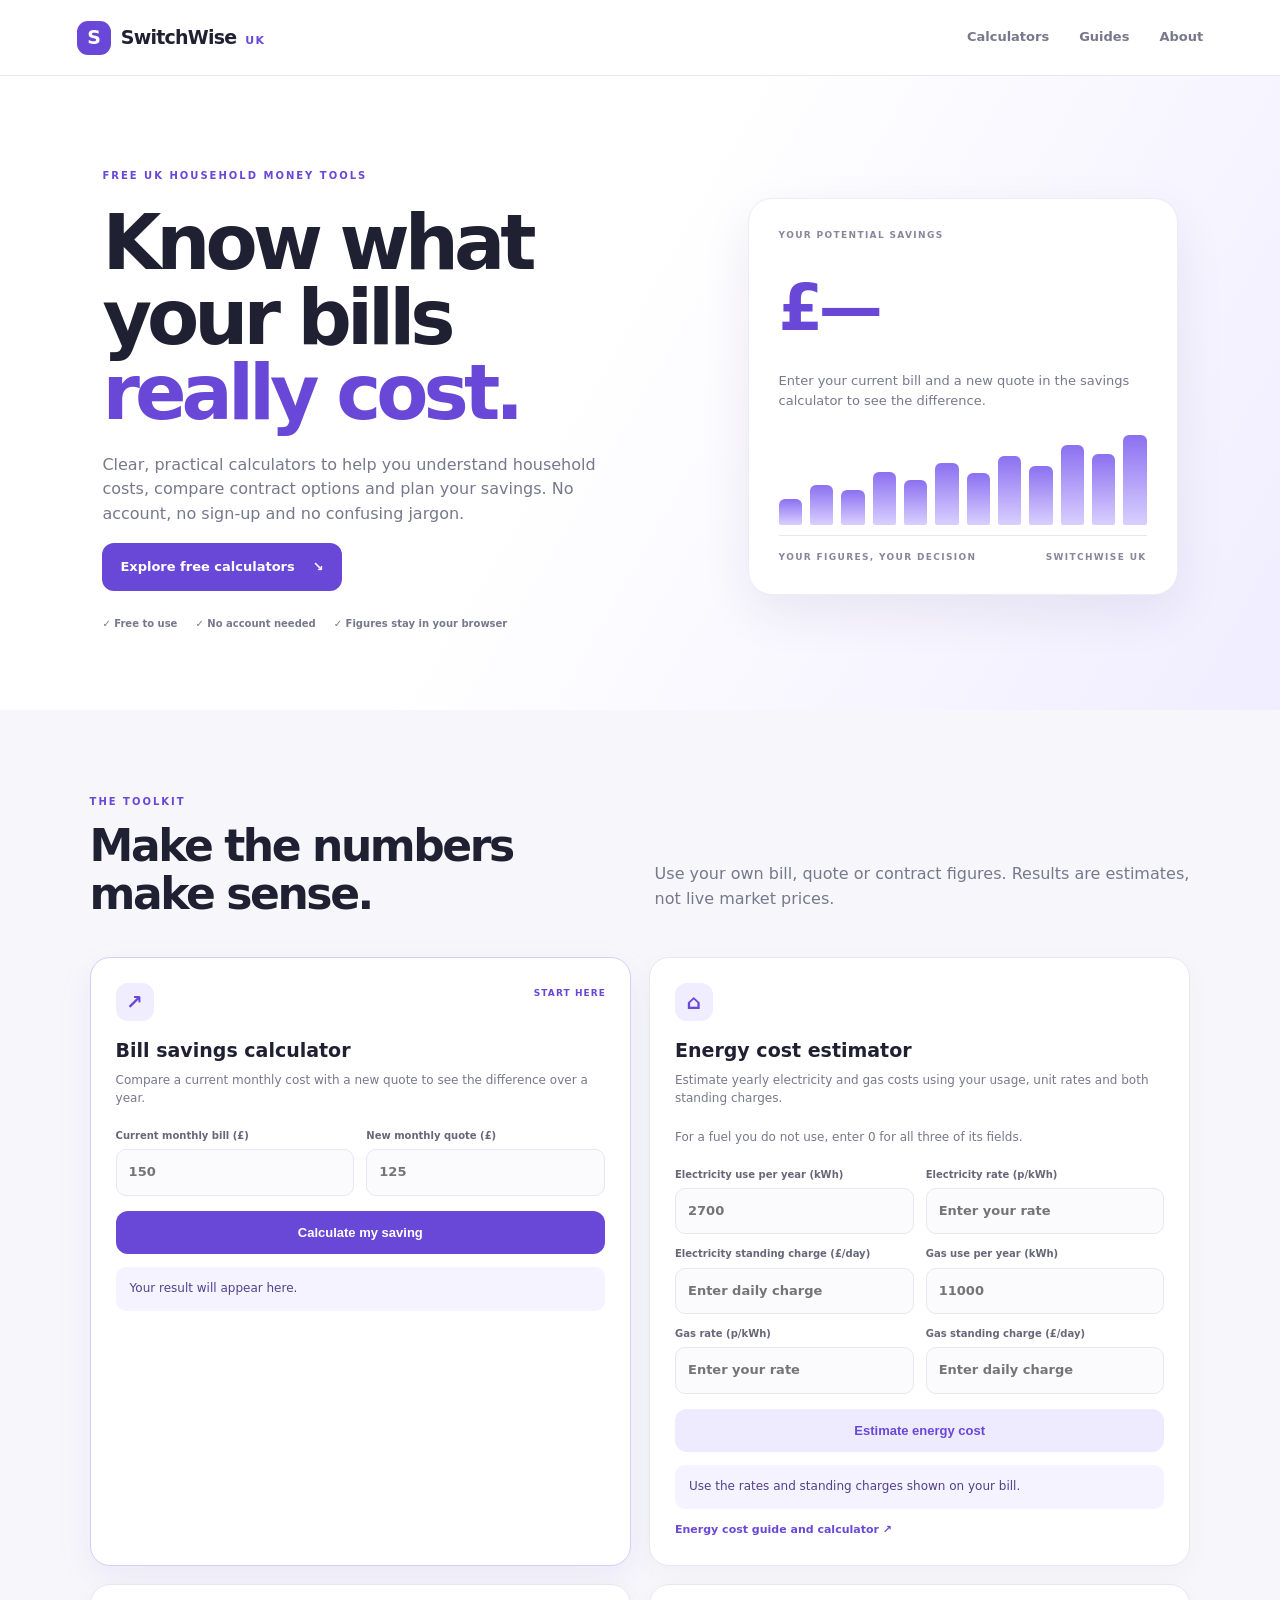
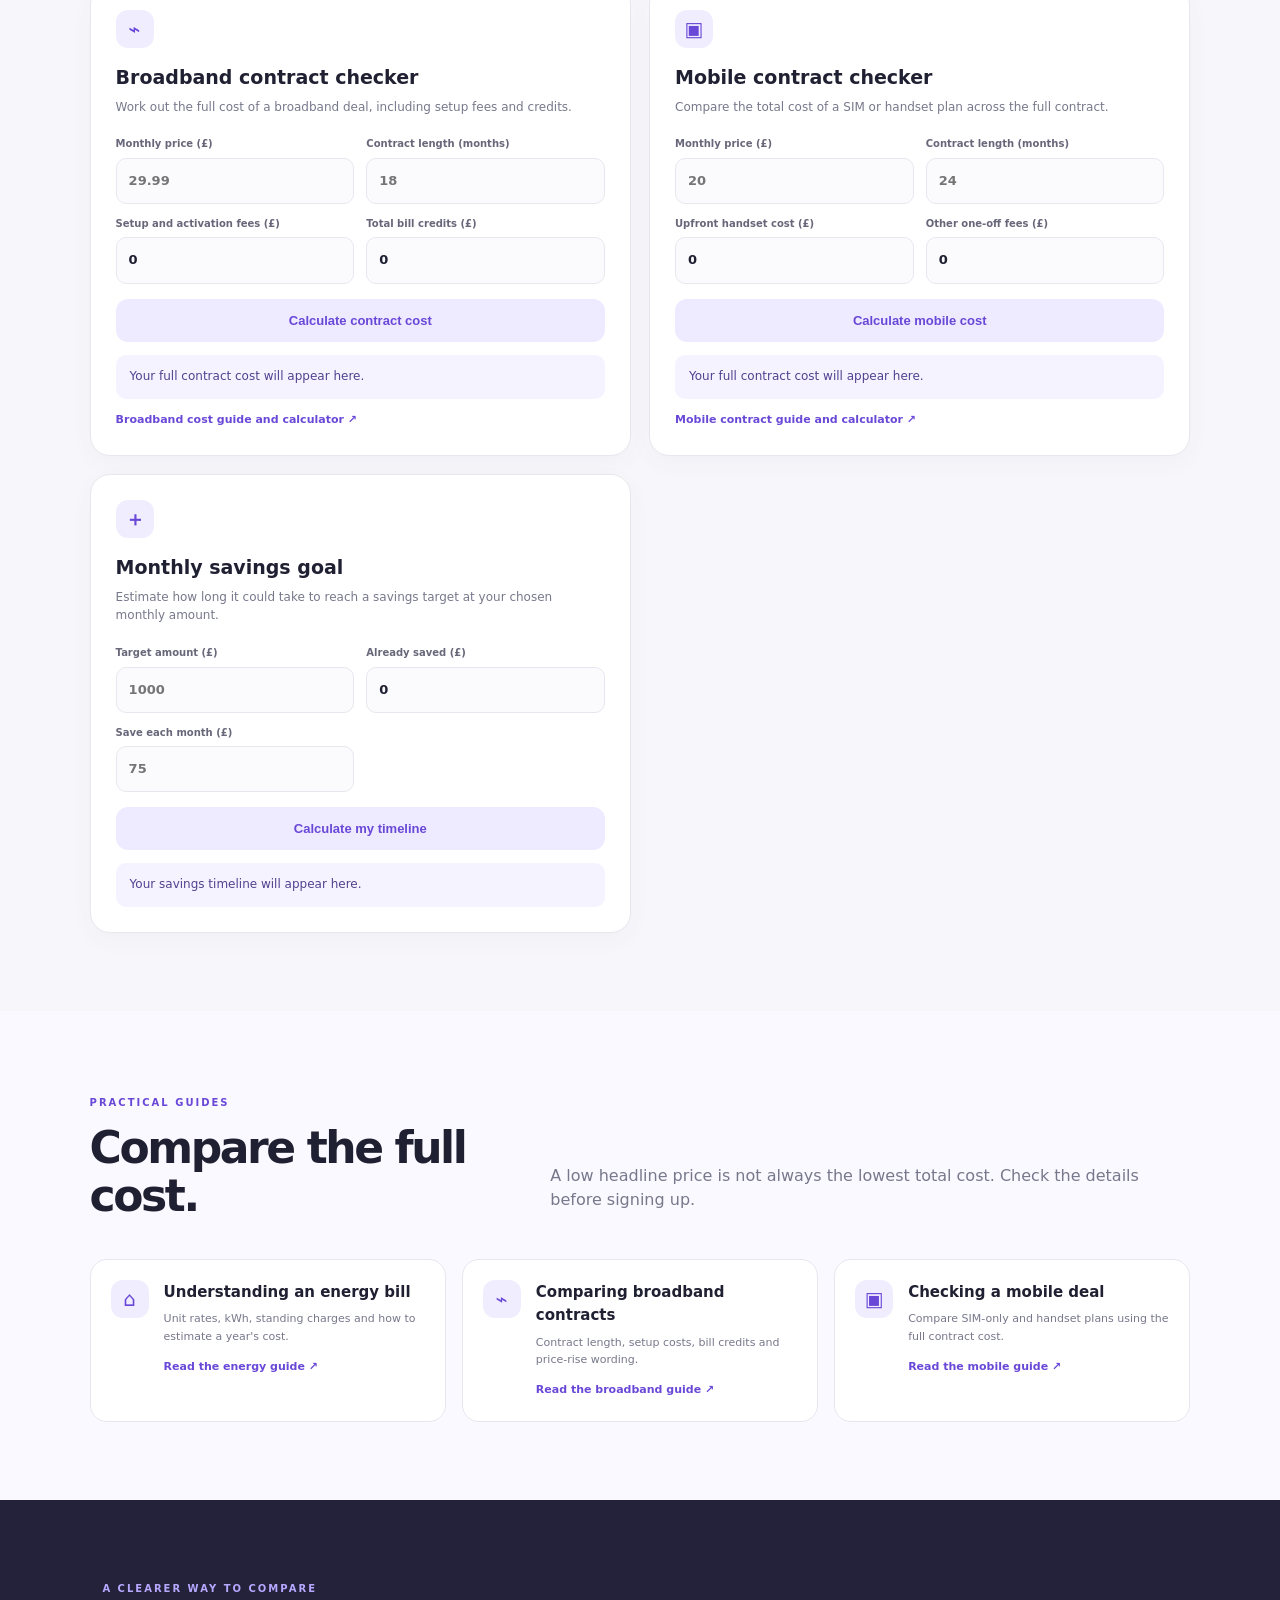
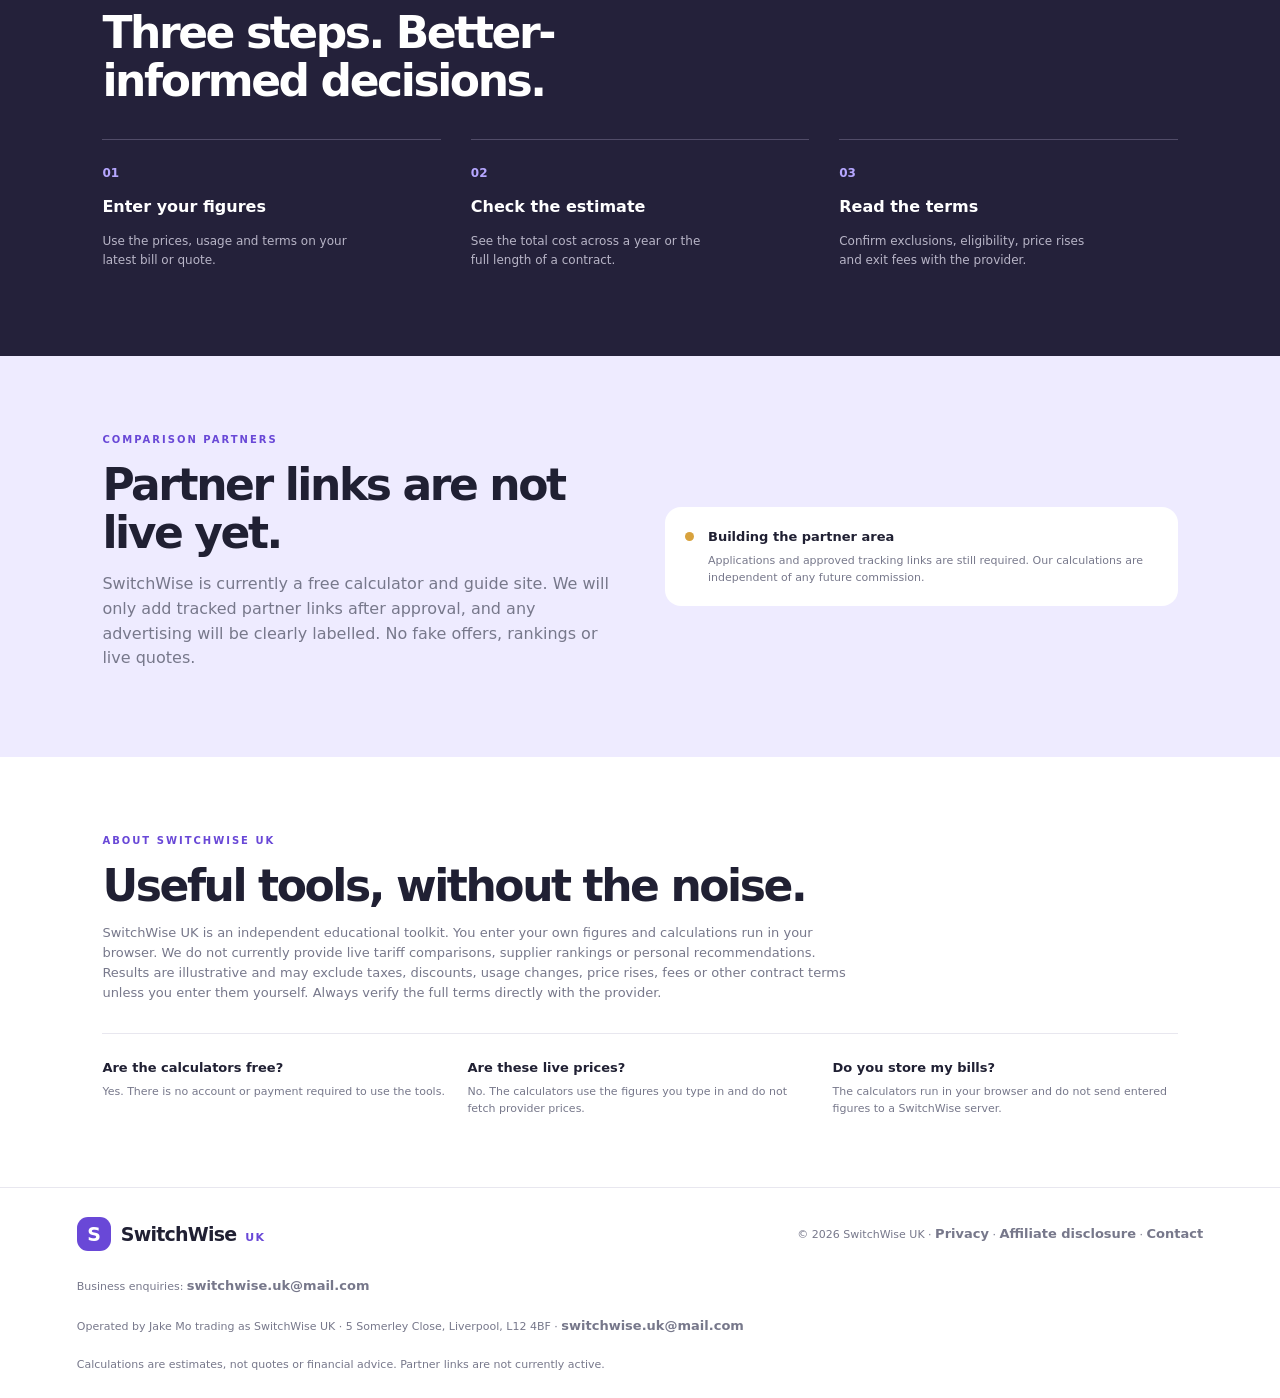
<file: index.html>
<!doctype html>
<html lang="en-GB">
<head>
  <meta charset="utf-8">
  <meta name="viewport" content="width=device-width, initial-scale=1">
  <meta name="description" content="Use free UK bill calculators to estimate energy costs, compare broadband and mobile contracts, and work out potential household savings. No sign-up.">
  <meta name="theme-color" content="#f7f7fb">
  <meta name="robots" content="index,follow">
  <link rel="canonical" href="https://skar-the-dev.github.io/switchwise-uk/">
  <meta property="og:type" content="website">
  <meta property="og:site_name" content="SwitchWise UK">
  <meta property="og:title" content="SwitchWise UK — Free household bill calculators">
  <meta property="og:description" content="Estimate energy costs, compare broadband and mobile contracts, and understand potential savings with free UK household bill tools.">
  <meta property="og:url" content="https://skar-the-dev.github.io/switchwise-uk/">
  <meta name="twitter:card" content="summary">
  <title>Free UK Bill Calculators — Energy, Broadband & Mobile | SwitchWise UK</title>
  <link rel="stylesheet" href="assets/styles.css">
  <link rel="icon" href="assets/favicon.svg" type="image/svg+xml">
  <script type="application/ld+json">
  {
    "@context":"https://schema.org",
    "@type":"WebSite",
    "name":"SwitchWise UK",
    "url":"https://skar-the-dev.github.io/switchwise-uk/",
    "description":"Free UK household bill calculators and practical comparison guides."
  }
  </script>
</head>
<body>
<header class="topbar">
  <a class="brand" href="index.html" aria-label="SwitchWise UK home"><span class="brand-mark">S</span><span>SwitchWise <small>UK</small></span></a>
  <nav aria-label="Main navigation">
    <a href="#calculators">Calculators</a>
    <a href="#guides">Guides</a>
    <a href="#about">About</a>
  </nav>
</header>
<main>
  <section class="hero">
    <div class="hero-copy">
      <span class="eyebrow">FREE UK HOUSEHOLD MONEY TOOLS</span>
      <h1>Know what your bills<br><em>really cost.</em></h1>
      <p>Clear, practical calculators to help you understand household costs, compare contract options and plan your savings. No account, no sign-up and no confusing jargon.</p>
      <a class="button primary" href="#calculators">Explore free calculators <span aria-hidden="true">↘</span></a>
      <div class="trust-row"><span>✓ Free to use</span><span>✓ No account needed</span><span>✓ Figures stay in your browser</span></div>
    </div>
    <div class="hero-panel">
      <div class="panel-label">YOUR POTENTIAL SAVINGS</div>
      <div class="panel-number">£<span id="hero-savings">—</span></div>
      <p>Enter your current bill and a new quote in the savings calculator to see the difference.</p>
      <div class="mini-bars" aria-hidden="true"><i></i><i></i><i></i><i></i><i></i><i></i><i></i><i></i><i></i><i></i><i></i><i></i></div>
      <div class="panel-foot"><span>YOUR FIGURES, YOUR DECISION</span><span>SWITCHWISE UK</span></div>
    </div>
  </section>

  <section class="section" id="calculators">
    <div class="section-head"><div><span class="eyebrow">THE TOOLKIT</span><h2>Make the numbers make sense.</h2></div><p>Use your own bill, quote or contract figures. Results are estimates, not live market prices.</p></div>
    <div class="tool-grid">
      <article class="tool-card featured">
        <div class="tool-icon" aria-hidden="true">↗</div><span class="tag">START HERE</span>
        <h3>Bill savings calculator</h3><p>Compare a current monthly cost with a new quote to see the difference over a year.</p>
        <form id="savings-form" class="calc-form" novalidate>
          <label>Current monthly bill (£)<input id="current-bill" type="number" min="0" step="0.01" inputmode="decimal" placeholder="150" required></label>
          <label>New monthly quote (£)<input id="new-bill" type="number" min="0" step="0.01" inputmode="decimal" placeholder="125" required></label>
          <button class="button primary" type="submit">Calculate my saving</button>
        </form>
        <div id="savings-result" class="result" aria-live="polite">Your result will appear here.</div>
      </article>

      <article class="tool-card">
        <div class="tool-icon" aria-hidden="true">⌂</div><h3>Energy cost estimator</h3><p>Estimate yearly electricity and gas costs using your usage, unit rates and both standing charges.</p><p class="calc-hint">For a fuel you do not use, enter 0 for all three of its fields.</p>
        <form id="energy-form" class="calc-form" novalidate>
          <label>Electricity use per year (kWh)<input id="electric-kwh" type="number" min="0" step="1" inputmode="decimal" placeholder="2700" required></label>
          <label>Electricity rate (p/kWh)<input id="electric-rate" type="number" min="0" step="0.01" inputmode="decimal" placeholder="Enter your rate" required></label>
          <label>Electricity standing charge (£/day)<input id="electric-standing" type="number" min="0" step="0.0001" inputmode="decimal" placeholder="Enter daily charge" required></label>
          <label>Gas use per year (kWh)<input id="gas-kwh" type="number" min="0" step="1" inputmode="decimal" placeholder="11000" required></label>
          <label>Gas rate (p/kWh)<input id="gas-rate" type="number" min="0" step="0.01" inputmode="decimal" placeholder="Enter your rate" required></label>
          <label>Gas standing charge (£/day)<input id="gas-standing" type="number" min="0" step="0.0001" inputmode="decimal" placeholder="Enter daily charge" required></label>
          <button class="button secondary" type="submit">Estimate energy cost</button>
        </form>
        <div id="energy-result" class="result" aria-live="polite">Use the rates and standing charges shown on your bill.</div>
        <a class="text-link" href="energy-bill-calculator.html">Energy cost guide and calculator ↗</a>
      </article>

      <article class="tool-card">
        <div class="tool-icon" aria-hidden="true">⌁</div><h3>Broadband contract checker</h3><p>Work out the full cost of a broadband deal, including setup fees and credits.</p>
        <form id="broadband-form" class="calc-form" novalidate>
          <label>Monthly price (£)<input id="bb-price" type="number" min="0" step="0.01" inputmode="decimal" placeholder="29.99" required></label>
          <label>Contract length (months)<input id="bb-months" type="number" min="1" step="1" inputmode="numeric" placeholder="18" required></label>
          <label>Setup and activation fees (£)<input id="bb-setup" type="number" min="0" step="0.01" inputmode="decimal" value="0" required></label>
          <label>Total bill credits (£)<input id="bb-credit" type="number" min="0" step="0.01" inputmode="decimal" value="0" required></label>
          <button class="button secondary" type="submit">Calculate contract cost</button>
        </form>
        <div id="broadband-result" class="result" aria-live="polite">Your full contract cost will appear here.</div>
        <a class="text-link" href="broadband-contract-calculator.html">Broadband cost guide and calculator ↗</a>
      </article>

      <article class="tool-card">
        <div class="tool-icon" aria-hidden="true">▣</div><h3>Mobile contract checker</h3><p>Compare the total cost of a SIM or handset plan across the full contract.</p>
        <form id="mobile-form" class="calc-form" novalidate>
          <label>Monthly price (£)<input id="mobile-price" type="number" min="0" step="0.01" inputmode="decimal" placeholder="20" required></label>
          <label>Contract length (months)<input id="mobile-months" type="number" min="1" step="1" inputmode="numeric" placeholder="24" required></label>
          <label>Upfront handset cost (£)<input id="mobile-upfront" type="number" min="0" step="0.01" inputmode="decimal" value="0" required></label>
          <label>Other one-off fees (£)<input id="mobile-fees" type="number" min="0" step="0.01" inputmode="decimal" value="0" required></label>
          <button class="button secondary" type="submit">Calculate mobile cost</button>
        </form>
        <div id="mobile-result" class="result" aria-live="polite">Your full contract cost will appear here.</div>
        <a class="text-link" href="mobile-contract-calculator.html">Mobile contract guide and calculator ↗</a>
      </article>

      <article class="tool-card">
        <div class="tool-icon" aria-hidden="true">＋</div><h3>Monthly savings goal</h3><p>Estimate how long it could take to reach a savings target at your chosen monthly amount.</p>
        <form id="goal-form" class="calc-form" novalidate>
          <label>Target amount (£)<input id="goal-target" type="number" min="0.01" step="0.01" inputmode="decimal" placeholder="1000" required></label>
          <label>Already saved (£)<input id="goal-current" type="number" min="0" step="0.01" inputmode="decimal" value="0" required></label>
          <label>Save each month (£)<input id="goal-monthly" type="number" min="0.01" step="0.01" inputmode="decimal" placeholder="75" required></label>
          <button class="button secondary" type="submit">Calculate my timeline</button>
        </form>
        <div id="goal-result" class="result" aria-live="polite">Your savings timeline will appear here.</div>
      </article>
    </div>
  </section>

  <section class="guide-section section" id="guides">
    <div class="section-head"><div><span class="eyebrow">PRACTICAL GUIDES</span><h2>Compare the full cost.</h2></div><p>A low headline price is not always the lowest total cost. Check the details before signing up.</p></div>
    <div class="guide-grid">
      <a class="guide-card" href="energy-bill-calculator.html"><span class="guide-icon">⌂</span><div><h3>Understanding an energy bill</h3><p>Unit rates, kWh, standing charges and how to estimate a year's cost.</p><span class="text-link">Read the energy guide ↗</span></div></a>
      <a class="guide-card" href="broadband-contract-calculator.html"><span class="guide-icon">⌁</span><div><h3>Comparing broadband contracts</h3><p>Contract length, setup costs, bill credits and price-rise wording.</p><span class="text-link">Read the broadband guide ↗</span></div></a>
      <a class="guide-card" href="mobile-contract-calculator.html"><span class="guide-icon">▣</span><div><h3>Checking a mobile deal</h3><p>Compare SIM-only and handset plans using the full contract cost.</p><span class="text-link">Read the mobile guide ↗</span></div></a>
    </div>
  </section>

  <section class="how-section" id="how">
    <span class="eyebrow">A CLEARER WAY TO COMPARE</span><h2>Three steps. Better-informed decisions.</h2>
    <div class="steps">
      <div><b>01</b><h3>Enter your figures</h3><p>Use the prices, usage and terms on your latest bill or quote.</p></div>
      <div><b>02</b><h3>Check the estimate</h3><p>See the total cost across a year or the full length of a contract.</p></div>
      <div><b>03</b><h3>Read the terms</h3><p>Confirm exclusions, eligibility, price rises and exit fees with the provider.</p></div>
    </div>
  </section>

  <section class="partner-section">
    <div><span class="eyebrow">COMPARISON PARTNERS</span><h2>Partner links are not live yet.</h2><p>SwitchWise is currently a free calculator and guide site. We will only add tracked partner links after approval, and any advertising will be clearly labelled. No fake offers, rankings or live quotes.</p></div>
    <div class="partner-note"><span class="partner-dot"></span><div><strong>Building the partner area</strong><small>Applications and approved tracking links are still required. Our calculations are independent of any future commission.</small></div></div>
  </section>

  <section class="about-section" id="about">
    <span class="eyebrow">ABOUT SWITCHWISE UK</span><h2>Useful tools, without the noise.</h2>
    <p>SwitchWise UK is an independent educational toolkit. You enter your own figures and calculations run in your browser. We do not currently provide live tariff comparisons, supplier rankings or personal recommendations. Results are illustrative and may exclude taxes, discounts, usage changes, price rises, fees or other contract terms unless you enter them yourself. Always verify the full terms directly with the provider.</p>
    <div class="faq-grid">
      <div><h3>Are the calculators free?</h3><p>Yes. There is no account or payment required to use the tools.</p></div>
      <div><h3>Are these live prices?</h3><p>No. The calculators use the figures you type in and do not fetch provider prices.</p></div>
      <div><h3>Do you store my bills?</h3><p>The calculators run in your browser and do not send entered figures to a SwitchWise server.</p></div>
    </div>
  </section>
</main>
<footer>
  <a class="brand" href="index.html"><span class="brand-mark">S</span><span>SwitchWise <small>UK</small></span></a>
  <p>© <span id="year"></span> SwitchWise UK · <a href="privacy.html">Privacy</a> · <a href="disclosure.html">Affiliate disclosure</a> · <a href="mailto:switchwise.uk@mail.com">Contact</a></p>
  <p class="fine">Business enquiries: <a href="mailto:switchwise.uk@mail.com">switchwise.uk@mail.com</a></p>
  <p class="fine">Operated by Jake Mo trading as SwitchWise UK · 5 Somerley Close, Liverpool, L12 4BF · <a href="mailto:switchwise.uk@mail.com">switchwise.uk@mail.com</a></p>
  <p class="fine">Calculations are estimates, not quotes or financial advice. Partner links are not currently active.</p>
</footer>
<script src="assets/app.js" defer></script>
</body>
</html>
</file>
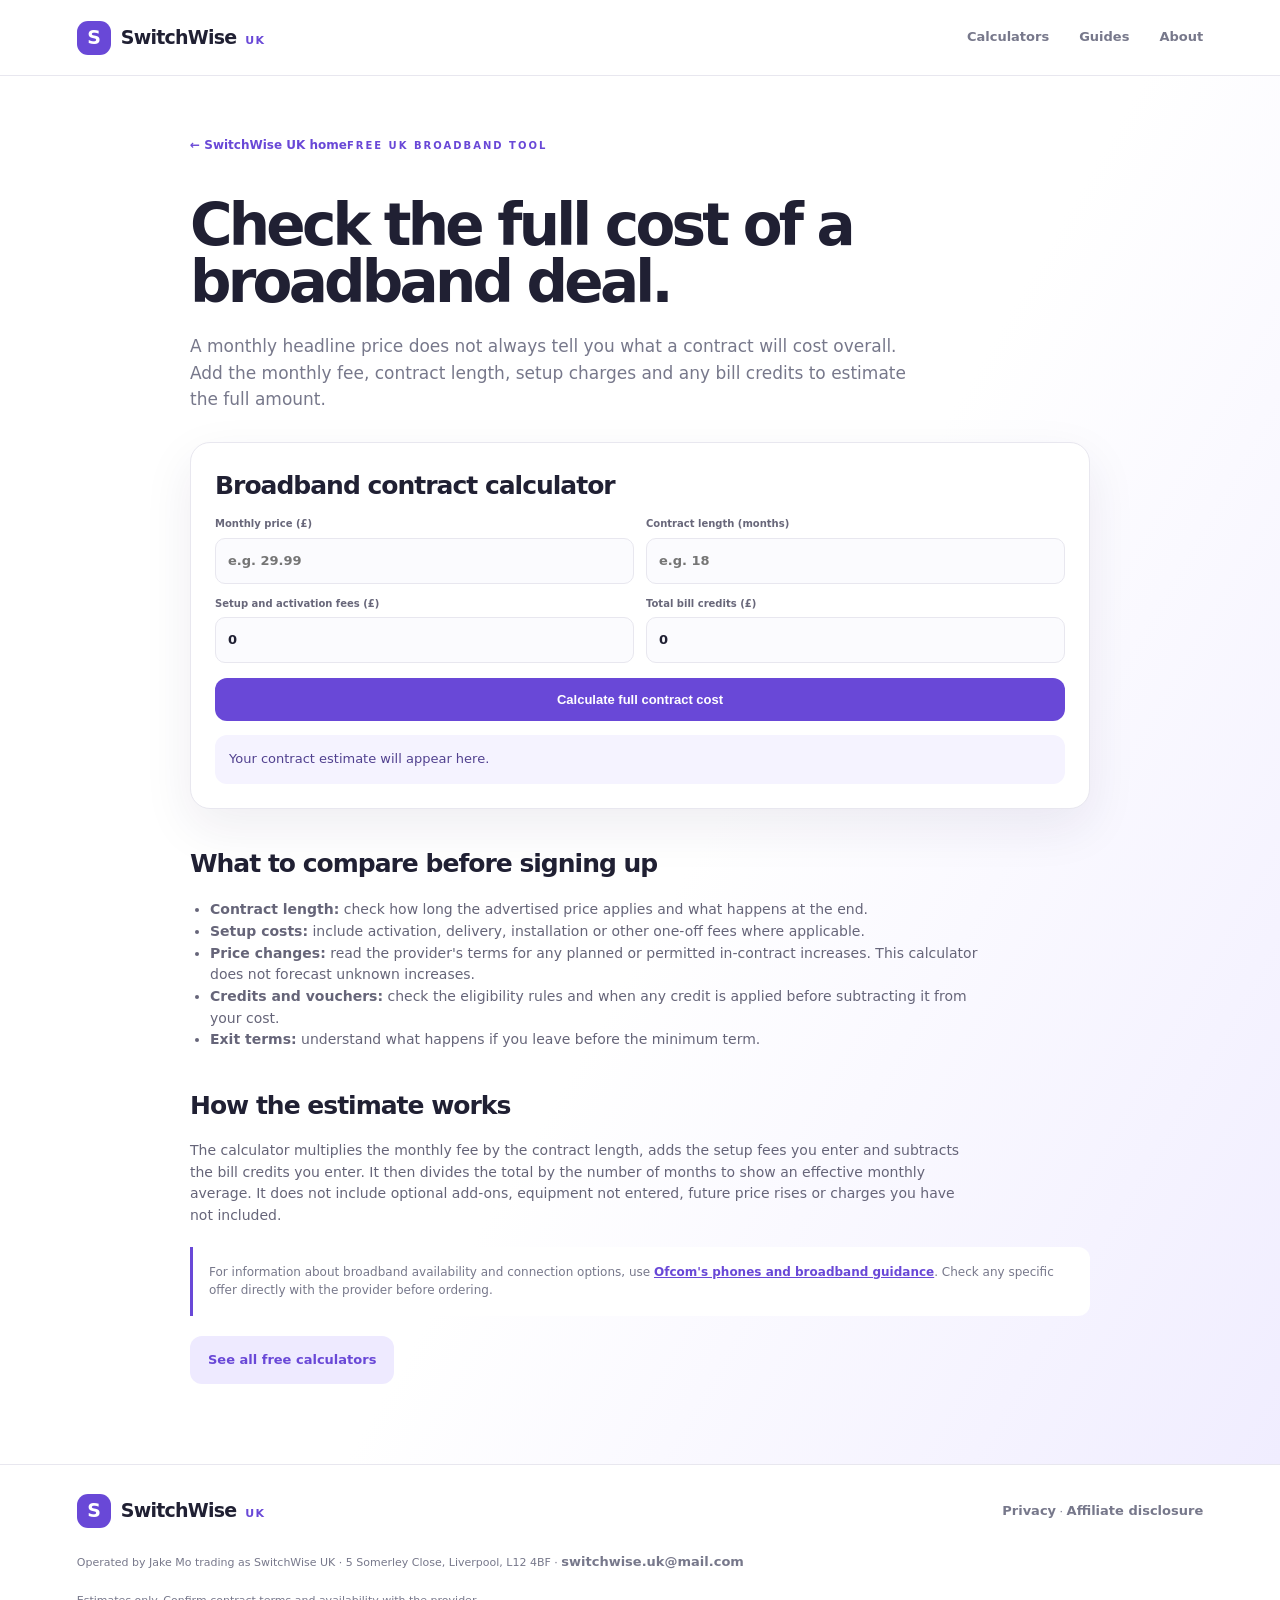
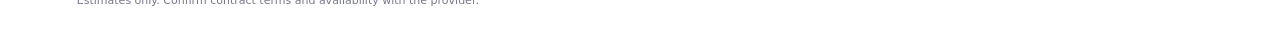
<file: broadband-contract-calculator.html>
<!doctype html>
<html lang="en-GB"><head>
<meta charset="utf-8"><meta name="viewport" content="width=device-width,initial-scale=1">
<meta name="description" content="Calculate the true cost of a UK broadband contract, including monthly fees, contract length, setup charges and bill credits. Free broadband cost calculator.">
<meta name="robots" content="index,follow"><link rel="canonical" href="https://skar-the-dev.github.io/switchwise-uk/broadband-contract-calculator.html">
<meta property="og:type" content="article"><meta property="og:title" content="Free Broadband Contract Cost Calculator | SwitchWise UK"><meta property="og:description" content="Work out the total cost and effective monthly price of a broadband contract.">
<title>Broadband Contract Cost Calculator — Free UK Tool | SwitchWise</title>
<link rel="stylesheet" href="assets/styles.css"><link rel="icon" href="assets/favicon.svg" type="image/svg+xml">
</head><body>
<header class="topbar"><a class="brand" href="index.html"><span class="brand-mark">S</span><span>SwitchWise <small>UK</small></span></a><nav aria-label="Main navigation"><a href="index.html#calculators">Calculators</a><a href="index.html#guides">Guides</a><a href="index.html#about">About</a></nav></header>
<main class="guide-page"><article class="guide-content">
<a class="guide-toplink" href="index.html">← SwitchWise UK home</a><span class="eyebrow">FREE UK BROADBAND TOOL</span>
<h1>Check the full cost of a broadband deal.</h1>
<p class="lead">A monthly headline price does not always tell you what a contract will cost overall. Add the monthly fee, contract length, setup charges and any bill credits to estimate the full amount.</p>
<section class="guide-calculator" aria-labelledby="calc-title">
<h2 id="calc-title">Broadband contract calculator</h2>
<form id="bb-page-form" class="calc-form" novalidate>
<label>Monthly price (£)<input id="bb-monthly" type="number" min="0" step="0.01" inputmode="decimal" placeholder="e.g. 29.99" required></label>
<label>Contract length (months)<input id="bb-term" type="number" min="1" step="1" inputmode="numeric" placeholder="e.g. 18" required></label>
<label>Setup and activation fees (£)<input id="bb-fee" type="number" min="0" step="0.01" inputmode="decimal" value="0" required></label>
<label>Total bill credits (£)<input id="bb-rebate" type="number" min="0" step="0.01" inputmode="decimal" value="0" required></label>
<button class="button primary" type="submit">Calculate full contract cost</button>
</form>
<div id="bb-page-result" class="guide-result" aria-live="polite">Your contract estimate will appear here.</div>
</section>
<h2>What to compare before signing up</h2>
<ul><li><strong>Contract length:</strong> check how long the advertised price applies and what happens at the end.</li><li><strong>Setup costs:</strong> include activation, delivery, installation or other one-off fees where applicable.</li><li><strong>Price changes:</strong> read the provider's terms for any planned or permitted in-contract increases. This calculator does not forecast unknown increases.</li><li><strong>Credits and vouchers:</strong> check the eligibility rules and when any credit is applied before subtracting it from your cost.</li><li><strong>Exit terms:</strong> understand what happens if you leave before the minimum term.</li></ul>
<h2>How the estimate works</h2>
<p>The calculator multiplies the monthly fee by the contract length, adds the setup fees you enter and subtracts the bill credits you enter. It then divides the total by the number of months to show an effective monthly average. It does not include optional add-ons, equipment not entered, future price rises or charges you have not included.</p>
<div class="source-note">For information about broadband availability and connection options, use <a href="https://www.ofcom.org.uk/phones-and-broadband/" target="_blank" rel="noopener noreferrer">Ofcom's phones and broadband guidance</a>. Check any specific offer directly with the provider before ordering.</div>
<a class="button secondary" href="index.html#calculators">See all free calculators</a>
</article></main>
<footer><a class="brand" href="index.html"><span class="brand-mark">S</span><span>SwitchWise <small>UK</small></span></a><p><a href="privacy.html">Privacy</a> · <a href="disclosure.html">Affiliate disclosure</a></p><p class="fine">Operated by Jake Mo trading as SwitchWise UK · 5 Somerley Close, Liverpool, L12 4BF · <a href="mailto:switchwise.uk@mail.com">switchwise.uk@mail.com</a></p><p class="fine">Estimates only. Confirm contract terms and availability with the provider.</p></footer>
<script>
(() => {
const form=document.getElementById("bb-page-form");
const gbp=n=>new Intl.NumberFormat("en-GB",{style:"currency",currency:"GBP"}).format(n);
form.addEventListener("submit",e=>{
e.preventDefault();if(!form.reportValidity()){const out=document.getElementById("bb-page-result");out.replaceChildren();const strong=document.createElement("strong");strong.textContent="Complete the required fields";const detail=document.createElement("span");detail.textContent="Enter a value in each field before calculating. Use 0 for charges or credits that do not apply.";out.append(strong,detail);return;}
const ids=["bb-monthly","bb-term","bb-fee","bb-rebate"];
const v=ids.map(id=>Number(document.getElementById(id).value));
if(v.some(n=>!Number.isFinite(n)||n<0)||v[1]<1)return;
const total=v[0]*v[1]+v[2]-v[3];
const out=document.getElementById("bb-page-result");out.replaceChildren();
const strong=document.createElement("strong");strong.textContent=gbp(total)+" estimated total";
const detail=document.createElement("span");detail.textContent="Effective average: "+gbp(total/v[1])+" per month over "+v[1]+" months, after entered fees and credits. Check any future price increases.";
out.append(strong,detail);
});
})();
</script></body></html>
</file>
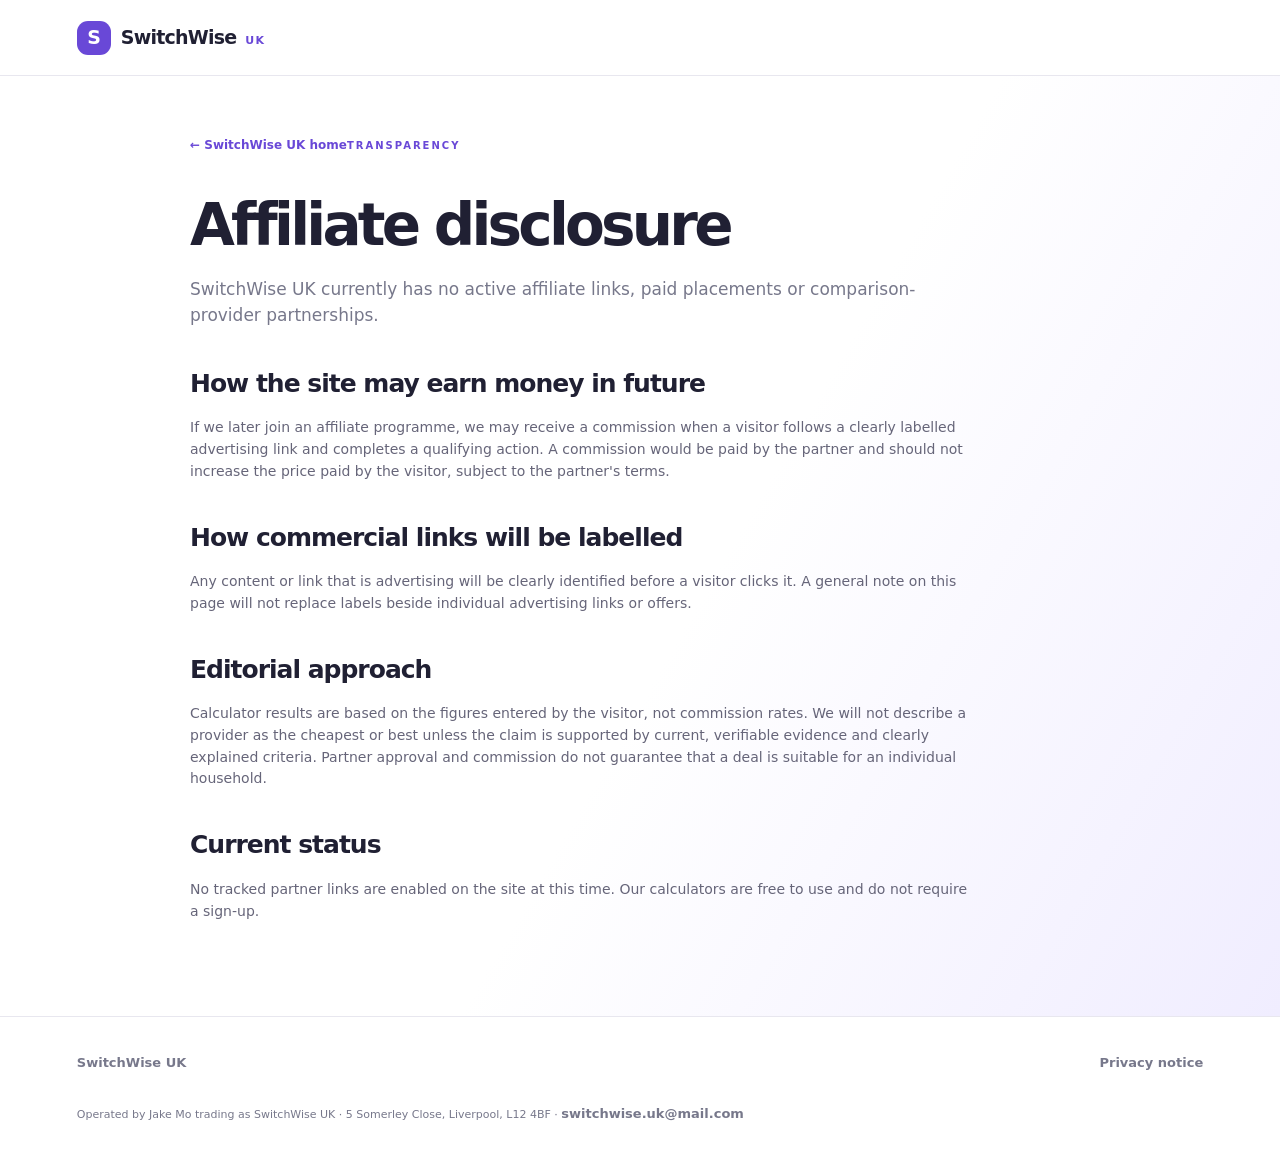
<file: disclosure.html>
<!doctype html>
<html lang="en-GB">
<head><meta charset="utf-8"><meta name="viewport" content="width=device-width,initial-scale=1"><meta name="robots" content="index,follow"><title>Affiliate Disclosure | SwitchWise UK</title><meta name="description" content="SwitchWise UK's explanation of affiliate links and commercial relationships."><link rel="canonical" href="https://skar-the-dev.github.io/switchwise-uk/disclosure.html"><link rel="stylesheet" href="assets/styles.css"></head>
<body><header class="topbar"><a class="brand" href="index.html"><span class="brand-mark">S</span><span>SwitchWise <small>UK</small></span></a></header>
<main class="guide-page"><article class="guide-content"><a class="guide-toplink" href="index.html">← SwitchWise UK home</a><span class="eyebrow">TRANSPARENCY</span><h1>Affiliate disclosure</h1>
<p class="lead">SwitchWise UK currently has no active affiliate links, paid placements or comparison-provider partnerships.</p>
<h2>How the site may earn money in future</h2><p>If we later join an affiliate programme, we may receive a commission when a visitor follows a clearly labelled advertising link and completes a qualifying action. A commission would be paid by the partner and should not increase the price paid by the visitor, subject to the partner's terms.</p>
<h2>How commercial links will be labelled</h2><p>Any content or link that is advertising will be clearly identified before a visitor clicks it. A general note on this page will not replace labels beside individual advertising links or offers.</p>
<h2>Editorial approach</h2><p>Calculator results are based on the figures entered by the visitor, not commission rates. We will not describe a provider as the cheapest or best unless the claim is supported by current, verifiable evidence and clearly explained criteria. Partner approval and commission do not guarantee that a deal is suitable for an individual household.</p>
<h2>Current status</h2><p>No tracked partner links are enabled on the site at this time. Our calculators are free to use and do not require a sign-up.</p>
</article></main>
<footer><a href="index.html">SwitchWise UK</a><p><a href="privacy.html">Privacy notice</a></p><p class="fine">Operated by Jake Mo trading as SwitchWise UK · 5 Somerley Close, Liverpool, L12 4BF · <a href="mailto:switchwise.uk@mail.com">switchwise.uk@mail.com</a></p></footer></body></html>
</file>
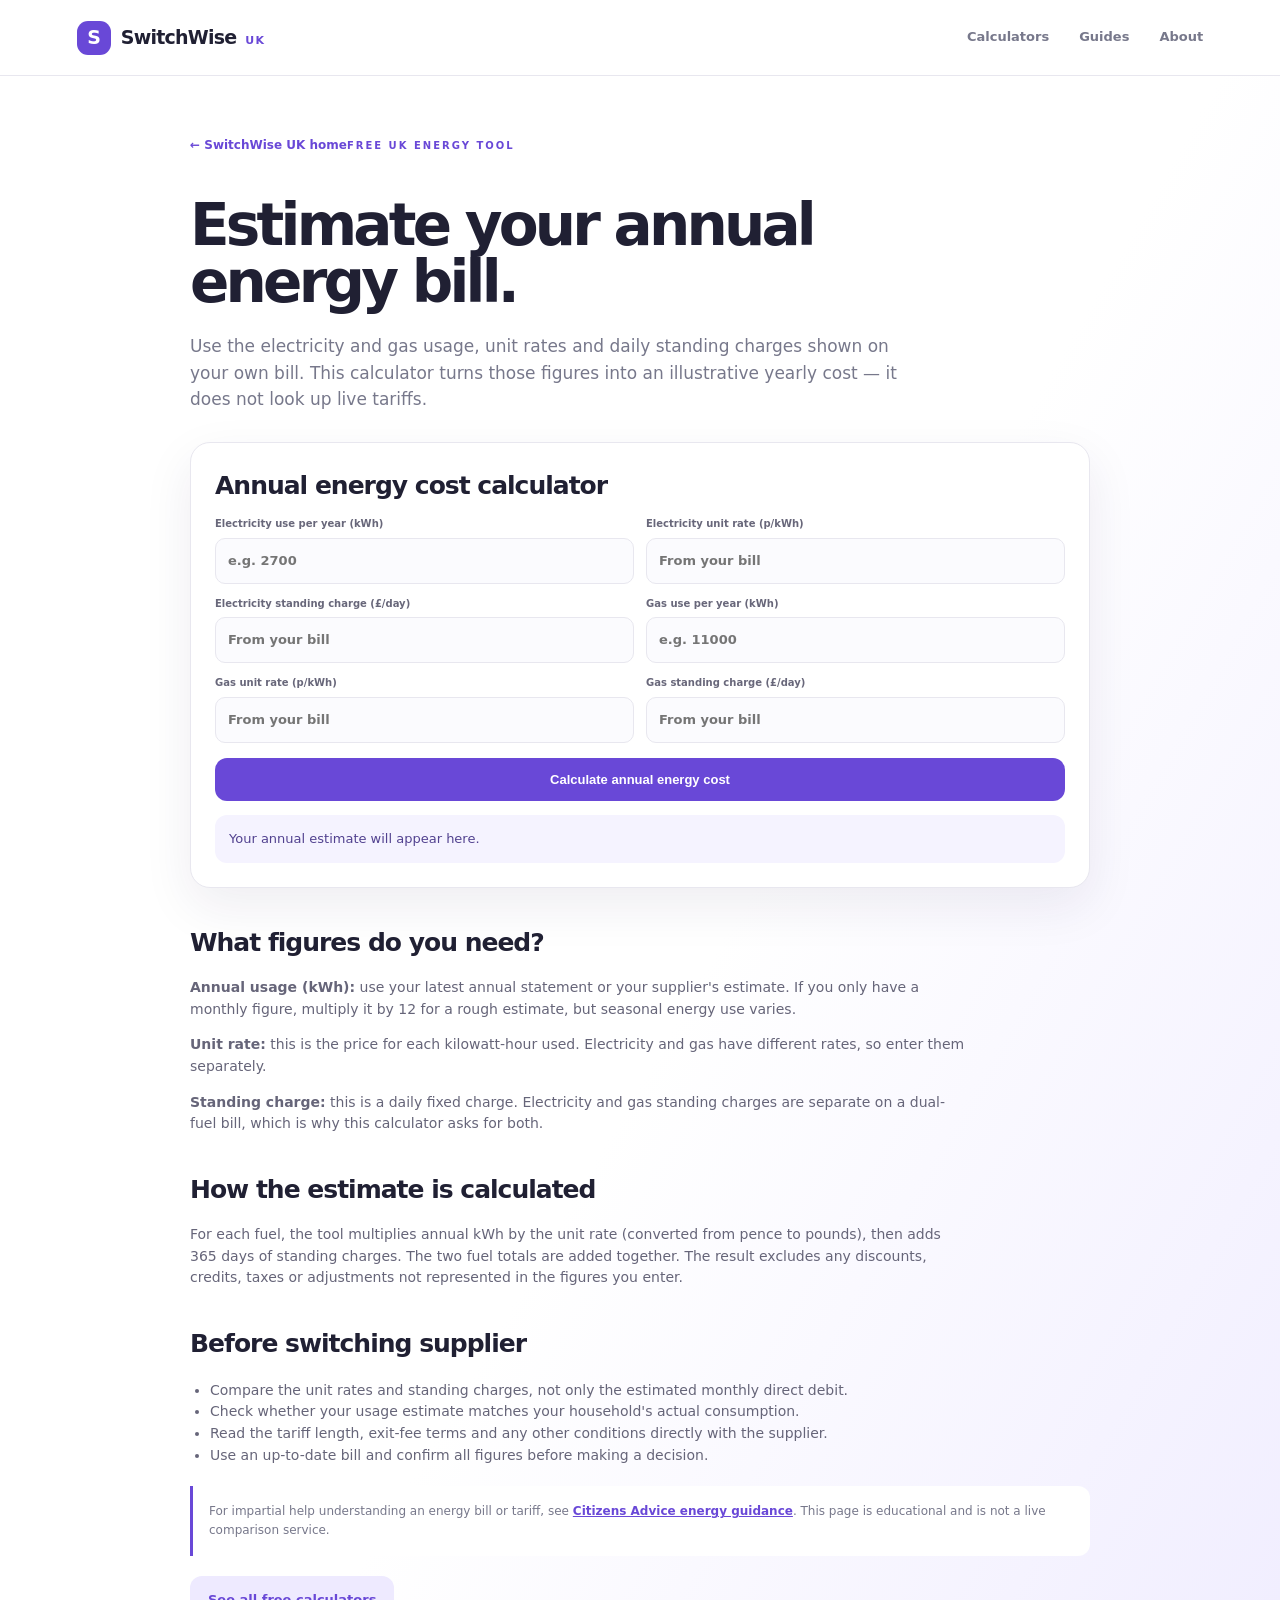
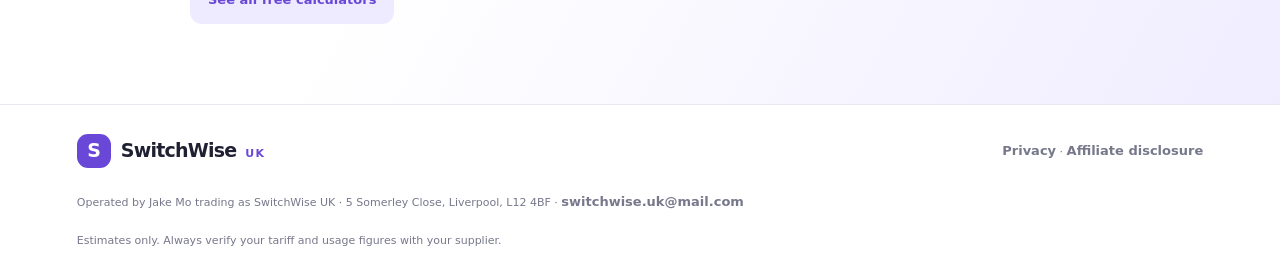
<file: energy-bill-calculator.html>
<!doctype html>
<html lang="en-GB"><head>
<meta charset="utf-8"><meta name="viewport" content="width=device-width,initial-scale=1">
<meta name="description" content="Estimate annual gas and electricity costs using your own kWh usage, unit rates and separate daily standing charges. Free UK energy bill calculator.">
<meta name="robots" content="index,follow"><link rel="canonical" href="https://skar-the-dev.github.io/switchwise-uk/energy-bill-calculator.html">
<meta property="og:type" content="article"><meta property="og:title" content="Free UK Energy Bill Calculator | SwitchWise UK"><meta property="og:description" content="Calculate an estimated annual gas and electricity bill from your own usage and tariff rates.">
<title>Free UK Energy Bill Calculator — kWh & Standing Charges | SwitchWise UK</title>
<link rel="stylesheet" href="assets/styles.css"><link rel="icon" href="assets/favicon.svg" type="image/svg+xml">
</head><body>
<header class="topbar"><a class="brand" href="index.html"><span class="brand-mark">S</span><span>SwitchWise <small>UK</small></span></a><nav aria-label="Main navigation"><a href="index.html#calculators">Calculators</a><a href="index.html#guides">Guides</a><a href="index.html#about">About</a></nav></header>
<main class="guide-page"><article class="guide-content">
<a class="guide-toplink" href="index.html">← SwitchWise UK home</a><span class="eyebrow">FREE UK ENERGY TOOL</span>
<h1>Estimate your annual energy bill.</h1>
<p class="lead">Use the electricity and gas usage, unit rates and daily standing charges shown on your own bill. This calculator turns those figures into an illustrative yearly cost — it does not look up live tariffs.</p>
<section class="guide-calculator" aria-labelledby="calc-title">
<h2 id="calc-title">Annual energy cost calculator</h2>
<form id="energy-page-form" class="calc-form" novalidate>
<label>Electricity use per year (kWh)<input id="e-kwh" type="number" min="0" step="1" inputmode="decimal" placeholder="e.g. 2700" required></label>
<label>Electricity unit rate (p/kWh)<input id="e-rate" type="number" min="0" step="0.01" inputmode="decimal" placeholder="From your bill" required></label>
<label>Electricity standing charge (£/day)<input id="e-standing" type="number" min="0" step="0.0001" inputmode="decimal" placeholder="From your bill" required></label>
<label>Gas use per year (kWh)<input id="g-kwh" type="number" min="0" step="1" inputmode="decimal" placeholder="e.g. 11000" required></label>
<label>Gas unit rate (p/kWh)<input id="g-rate" type="number" min="0" step="0.01" inputmode="decimal" placeholder="From your bill" required></label>
<label>Gas standing charge (£/day)<input id="g-standing" type="number" min="0" step="0.0001" inputmode="decimal" placeholder="From your bill" required></label>
<button class="button primary" type="submit">Calculate annual energy cost</button>
</form>
<div id="energy-page-result" class="guide-result" aria-live="polite">Your annual estimate will appear here.</div>
</section>
<h2>What figures do you need?</h2>
<p><strong>Annual usage (kWh):</strong> use your latest annual statement or your supplier's estimate. If you only have a monthly figure, multiply it by 12 for a rough estimate, but seasonal energy use varies.</p>
<p><strong>Unit rate:</strong> this is the price for each kilowatt-hour used. Electricity and gas have different rates, so enter them separately.</p>
<p><strong>Standing charge:</strong> this is a daily fixed charge. Electricity and gas standing charges are separate on a dual-fuel bill, which is why this calculator asks for both.</p>
<h2>How the estimate is calculated</h2>
<p>For each fuel, the tool multiplies annual kWh by the unit rate (converted from pence to pounds), then adds 365 days of standing charges. The two fuel totals are added together. The result excludes any discounts, credits, taxes or adjustments not represented in the figures you enter.</p>
<h2>Before switching supplier</h2>
<ul><li>Compare the unit rates and standing charges, not only the estimated monthly direct debit.</li><li>Check whether your usage estimate matches your household's actual consumption.</li><li>Read the tariff length, exit-fee terms and any other conditions directly with the supplier.</li><li>Use an up-to-date bill and confirm all figures before making a decision.</li></ul>
<div class="source-note">For impartial help understanding an energy bill or tariff, see <a href="https://www.citizensadvice.org.uk/consumer/energy/" target="_blank" rel="noopener noreferrer">Citizens Advice energy guidance</a>. This page is educational and is not a live comparison service.</div>
<a class="button secondary" href="index.html#calculators">See all free calculators</a>
</article></main>
<footer><a class="brand" href="index.html"><span class="brand-mark">S</span><span>SwitchWise <small>UK</small></span></a><p><a href="privacy.html">Privacy</a> · <a href="disclosure.html">Affiliate disclosure</a></p><p class="fine">Operated by Jake Mo trading as SwitchWise UK · 5 Somerley Close, Liverpool, L12 4BF · <a href="mailto:switchwise.uk@mail.com">switchwise.uk@mail.com</a></p><p class="fine">Estimates only. Always verify your tariff and usage figures with your supplier.</p></footer>
<script>
(() => {
const form=document.getElementById("energy-page-form");
const gbp=n=>new Intl.NumberFormat("en-GB",{style:"currency",currency:"GBP"}).format(n);
form.addEventListener("submit",e=>{
e.preventDefault();if(!form.reportValidity()){const out=document.getElementById("energy-page-result");out.replaceChildren();const strong=document.createElement("strong");strong.textContent="Complete the required fields";const detail=document.createElement("span");detail.textContent="Enter all six figures. For a fuel you do not use, enter 0 in its usage, rate and standing charge fields.";out.append(strong,detail);return;}
const ids=["e-kwh","e-rate","e-standing","g-kwh","g-rate","g-standing"];
const v=ids.map(id=>Number(document.getElementById(id).value));
if(v.some(n=>!Number.isFinite(n)||n<0))return;
const electricity=v[0]*v[1]/100+v[2]*365;
const gas=v[3]*v[4]/100+v[5]*365;
const out=document.getElementById("energy-page-result");
out.replaceChildren();
const strong=document.createElement("strong");strong.textContent=gbp(electricity+gas)+" estimated per year";
const detail=document.createElement("span");detail.textContent="Electricity "+gbp(electricity)+" · Gas "+gbp(gas)+". Based on 365 days and the rates you entered.";
out.append(strong,detail);
});
})();
</script></body></html>
</file>
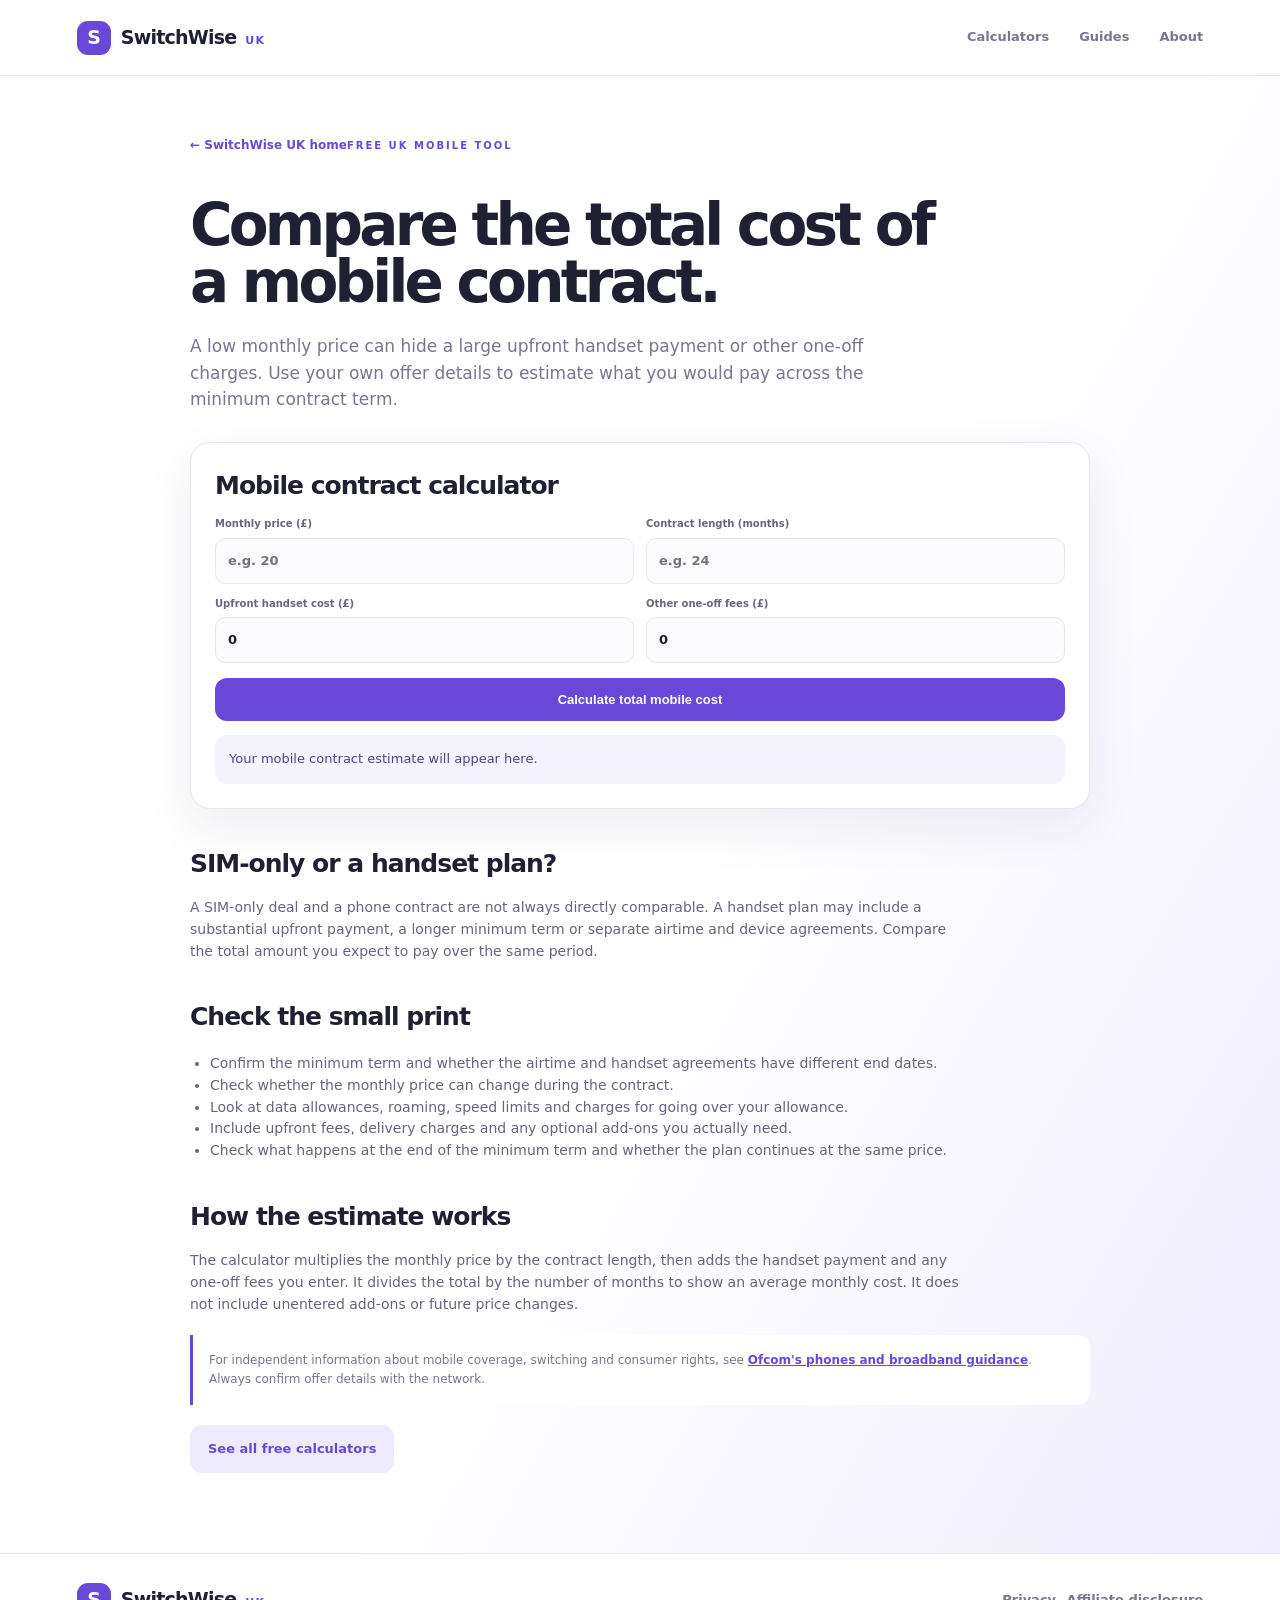
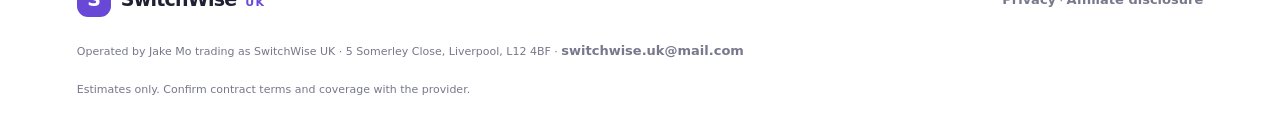
<file: mobile-contract-calculator.html>
<!doctype html>
<html lang="en-GB"><head>
<meta charset="utf-8"><meta name="viewport" content="width=device-width,initial-scale=1">
<meta name="description" content="Compare the total cost of UK mobile phone and SIM contracts. Include monthly fees, upfront handset payments and one-off charges in this free calculator.">
<meta name="robots" content="index,follow"><link rel="canonical" href="https://skar-the-dev.github.io/switchwise-uk/mobile-contract-calculator.html">
<meta property="og:type" content="article"><meta property="og:title" content="Free Mobile Contract Cost Calculator | SwitchWise UK"><meta property="og:description" content="Estimate the full cost of a mobile plan over its minimum contract term.">
<title>Mobile Contract Cost Calculator — Free UK Tool | SwitchWise</title>
<link rel="stylesheet" href="assets/styles.css"><link rel="icon" href="assets/favicon.svg" type="image/svg+xml">
</head><body>
<header class="topbar"><a class="brand" href="index.html"><span class="brand-mark">S</span><span>SwitchWise <small>UK</small></span></a><nav aria-label="Main navigation"><a href="index.html#calculators">Calculators</a><a href="index.html#guides">Guides</a><a href="index.html#about">About</a></nav></header>
<main class="guide-page"><article class="guide-content">
<a class="guide-toplink" href="index.html">← SwitchWise UK home</a><span class="eyebrow">FREE UK MOBILE TOOL</span>
<h1>Compare the total cost of a mobile contract.</h1>
<p class="lead">A low monthly price can hide a large upfront handset payment or other one-off charges. Use your own offer details to estimate what you would pay across the minimum contract term.</p>
<section class="guide-calculator" aria-labelledby="calc-title">
<h2 id="calc-title">Mobile contract calculator</h2>
<form id="mobile-page-form" class="calc-form" novalidate>
<label>Monthly price (£)<input id="m-monthly" type="number" min="0" step="0.01" inputmode="decimal" placeholder="e.g. 20" required></label>
<label>Contract length (months)<input id="m-term" type="number" min="1" step="1" inputmode="numeric" placeholder="e.g. 24" required></label>
<label>Upfront handset cost (£)<input id="m-upfront" type="number" min="0" step="0.01" inputmode="decimal" value="0" required></label>
<label>Other one-off fees (£)<input id="m-fees" type="number" min="0" step="0.01" inputmode="decimal" value="0" required></label>
<button class="button primary" type="submit">Calculate total mobile cost</button>
</form>
<div id="mobile-page-result" class="guide-result" aria-live="polite">Your mobile contract estimate will appear here.</div>
</section>
<h2>SIM-only or a handset plan?</h2>
<p>A SIM-only deal and a phone contract are not always directly comparable. A handset plan may include a substantial upfront payment, a longer minimum term or separate airtime and device agreements. Compare the total amount you expect to pay over the same period.</p>
<h2>Check the small print</h2>
<ul><li>Confirm the minimum term and whether the airtime and handset agreements have different end dates.</li><li>Check whether the monthly price can change during the contract.</li><li>Look at data allowances, roaming, speed limits and charges for going over your allowance.</li><li>Include upfront fees, delivery charges and any optional add-ons you actually need.</li><li>Check what happens at the end of the minimum term and whether the plan continues at the same price.</li></ul>
<h2>How the estimate works</h2>
<p>The calculator multiplies the monthly price by the contract length, then adds the handset payment and any one-off fees you enter. It divides the total by the number of months to show an average monthly cost. It does not include unentered add-ons or future price changes.</p>
<div class="source-note">For independent information about mobile coverage, switching and consumer rights, see <a href="https://www.ofcom.org.uk/phones-and-broadband/" target="_blank" rel="noopener noreferrer">Ofcom's phones and broadband guidance</a>. Always confirm offer details with the network.</div>
<a class="button secondary" href="index.html#calculators">See all free calculators</a>
</article></main>
<footer><a class="brand" href="index.html"><span class="brand-mark">S</span><span>SwitchWise <small>UK</small></span></a><p><a href="privacy.html">Privacy</a> · <a href="disclosure.html">Affiliate disclosure</a></p><p class="fine">Operated by Jake Mo trading as SwitchWise UK · 5 Somerley Close, Liverpool, L12 4BF · <a href="mailto:switchwise.uk@mail.com">switchwise.uk@mail.com</a></p><p class="fine">Estimates only. Confirm contract terms and coverage with the provider.</p></footer>
<script>
(() => {
const form=document.getElementById("mobile-page-form");
const gbp=n=>new Intl.NumberFormat("en-GB",{style:"currency",currency:"GBP"}).format(n);
form.addEventListener("submit",e=>{
e.preventDefault();if(!form.reportValidity()){const out=document.getElementById("mobile-page-result");out.replaceChildren();const strong=document.createElement("strong");strong.textContent="Complete the required fields";const detail=document.createElement("span");detail.textContent="Enter a value in each field before calculating. Use 0 for any one-off cost that does not apply.";out.append(strong,detail);return;}
const ids=["m-monthly","m-term","m-upfront","m-fees"];
const v=ids.map(id=>Number(document.getElementById(id).value));
if(v.some(n=>!Number.isFinite(n)||n<0)||v[1]<1)return;
const total=v[0]*v[1]+v[2]+v[3];
const out=document.getElementById("mobile-page-result");out.replaceChildren();
const strong=document.createElement("strong");strong.textContent=gbp(total)+" estimated total";
const detail=document.createElement("span");detail.textContent="Average: "+gbp(total/v[1])+" per month across "+v[1]+" months, including upfront and one-off fees entered. Check any future price changes.";
out.append(strong,detail);
});
})();
</script></body></html>
</file>
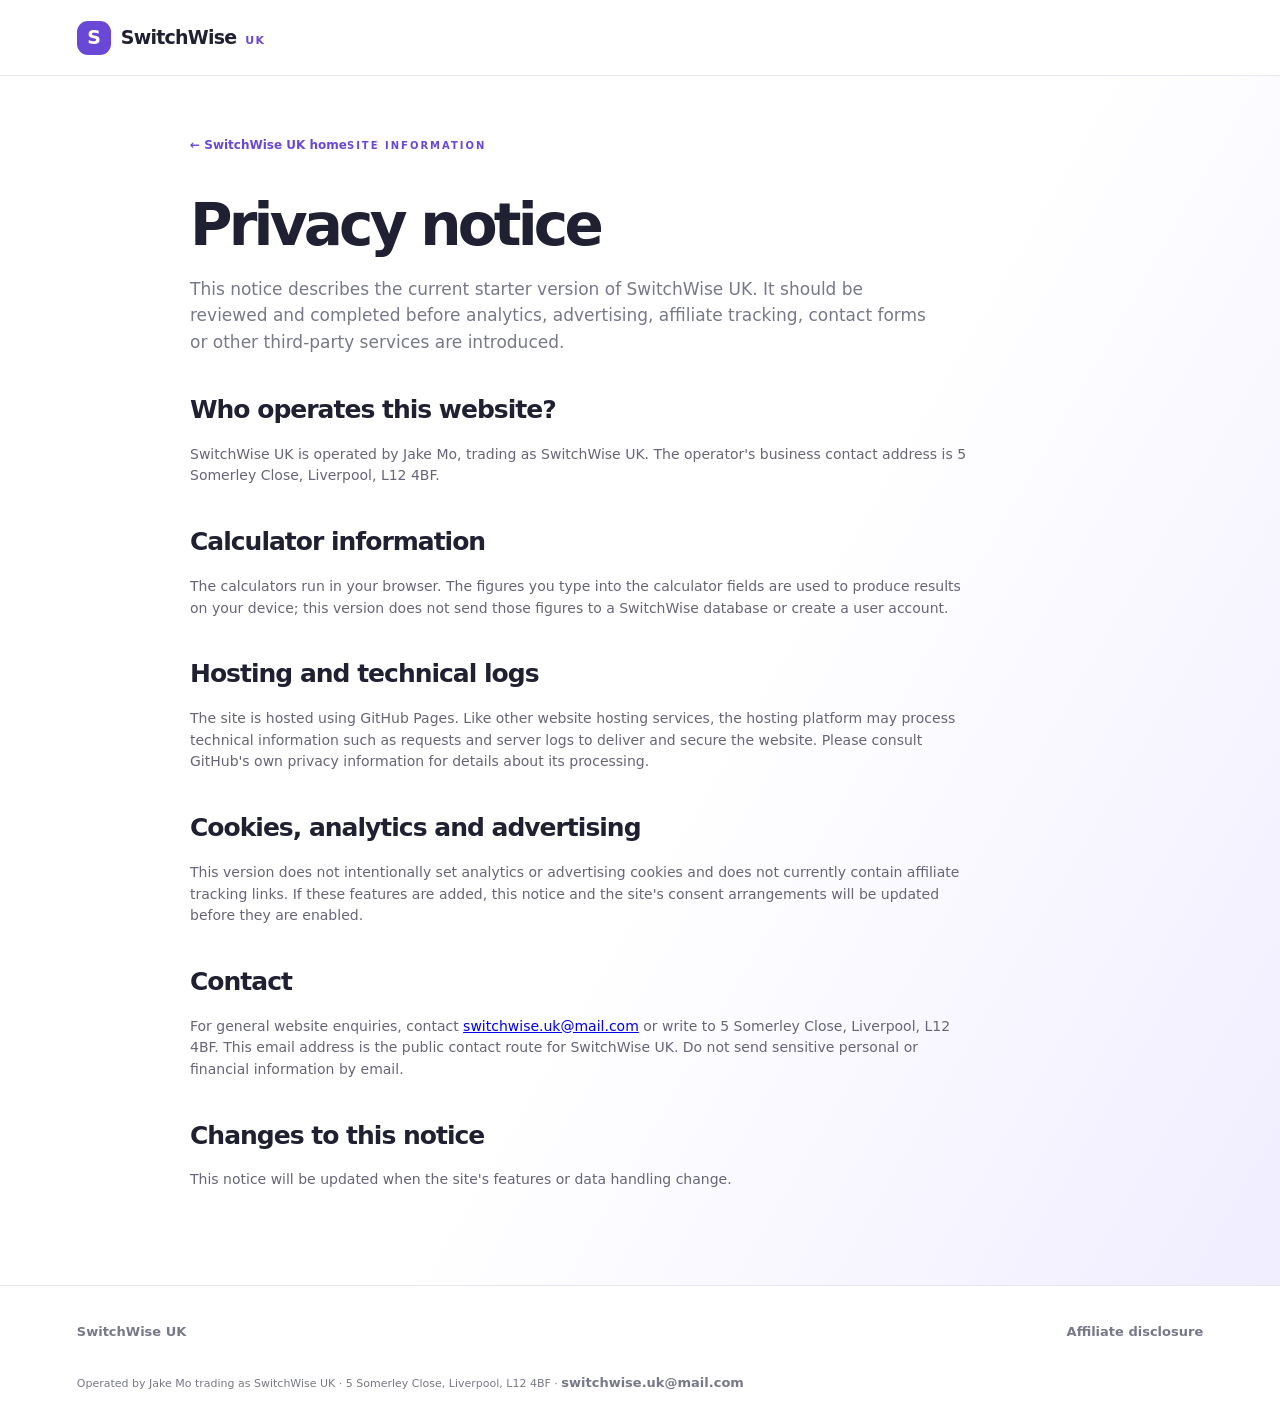
<file: privacy.html>
<!doctype html>
<html lang="en-GB">
<head><meta charset="utf-8"><meta name="viewport" content="width=device-width,initial-scale=1"><meta name="robots" content="index,follow"><title>Privacy Notice | SwitchWise UK</title><meta name="description" content="How SwitchWise UK handles information entered into its free household bill calculators."><link rel="canonical" href="https://skar-the-dev.github.io/switchwise-uk/privacy.html"><link rel="stylesheet" href="assets/styles.css"></head>
<body><header class="topbar"><a class="brand" href="index.html"><span class="brand-mark">S</span><span>SwitchWise <small>UK</small></span></a></header>
<main class="guide-page"><article class="guide-content"><a class="guide-toplink" href="index.html">← SwitchWise UK home</a><span class="eyebrow">SITE INFORMATION</span><h1>Privacy notice</h1>
<p class="lead">This notice describes the current starter version of SwitchWise UK. It should be reviewed and completed before analytics, advertising, affiliate tracking, contact forms or other third-party services are introduced.</p>
<h2>Who operates this website?</h2><p>SwitchWise UK is operated by Jake Mo, trading as SwitchWise UK. The operator's business contact address is 5 Somerley Close, Liverpool, L12 4BF.</p>
<h2>Calculator information</h2><p>The calculators run in your browser. The figures you type into the calculator fields are used to produce results on your device; this version does not send those figures to a SwitchWise database or create a user account.</p>
<h2>Hosting and technical logs</h2><p>The site is hosted using GitHub Pages. Like other website hosting services, the hosting platform may process technical information such as requests and server logs to deliver and secure the website. Please consult GitHub's own privacy information for details about its processing.</p>
<h2>Cookies, analytics and advertising</h2><p>This version does not intentionally set analytics or advertising cookies and does not currently contain affiliate tracking links. If these features are added, this notice and the site's consent arrangements will be updated before they are enabled.</p>
<h2>Contact</h2><p>For general website enquiries, contact <a href="mailto:switchwise.uk@mail.com">switchwise.uk@mail.com</a> or write to 5 Somerley Close, Liverpool, L12 4BF. This email address is the public contact route for SwitchWise UK. Do not send sensitive personal or financial information by email.</p>
<h2>Changes to this notice</h2><p>This notice will be updated when the site's features or data handling change.</p>
</article></main>
<footer><a href="index.html">SwitchWise UK</a><p><a href="disclosure.html">Affiliate disclosure</a></p><p class="fine">Operated by Jake Mo trading as SwitchWise UK · 5 Somerley Close, Liverpool, L12 4BF · <a href="mailto:switchwise.uk@mail.com">switchwise.uk@mail.com</a></p></footer></body></html>
</file>
<file: assets/styles.css>
:root{--ink:#202033;--muted:#77788b;--purple:#6948d7;--purple2:#8c70f0;--line:#e8e7ef;--bg:#f7f7fb;--shadow:0 18px 50px rgba(35,25,80,.08)}*{box-sizing:border-box}html{scroll-behavior:smooth}body{margin:0;background:var(--bg);color:var(--ink);font-family:Inter,system-ui,-apple-system,"Segoe UI",sans-serif;line-height:1.55}.topbar{height:76px;display:flex;align-items:center;justify-content:space-between;padding:0 max(6vw,22px);background:#fff;border-bottom:1px solid var(--line)}.brand{display:flex;align-items:center;gap:10px;text-decoration:none;color:var(--ink);font-weight:800;letter-spacing:-.04em;font-size:19px}.brand small{color:var(--purple);font-size:11px;letter-spacing:.12em;margin-left:3px}.brand-mark{display:grid;place-items:center;width:34px;height:34px;background:var(--purple);color:white;border-radius:11px;font-weight:900}.topbar nav{display:flex;gap:30px}.topbar nav a,footer a{color:var(--muted);text-decoration:none;font-size:13px;font-weight:650}main{overflow:hidden}.hero{padding:86px max(8vw,24px) 78px;display:grid;grid-template-columns:1.1fr .9fr;gap:7vw;align-items:center;background:linear-gradient(120deg,#fff 45%,#f0edff)}.eyebrow{font-size:10px;letter-spacing:.2em;font-weight:850;color:var(--purple)}h1{font-size:clamp(48px,6vw,76px);line-height:.99;letter-spacing:-.065em;margin:18px 0 22px}h1 em{font-style:normal;color:var(--purple)}.hero p,.section-head>p,.tool-card>p,.partner-section p,.about-section p{color:var(--muted)}.hero-copy>p{max-width:520px;font-size:16px}.button{border:0;border-radius:12px;padding:14px 18px;font-weight:750;font-size:13px;text-decoration:none;display:inline-flex;justify-content:center;align-items:center;gap:18px;cursor:pointer}.primary{background:var(--purple);color:#fff}.secondary{background:#eeeaff;color:var(--purple)}.trust-row{display:flex;gap:18px;flex-wrap:wrap;margin-top:25px;color:var(--muted);font-size:10px;font-weight:650}.hero-panel{background:#fff;padding:30px;border:1px solid #eeebfa;border-radius:24px;box-shadow:var(--shadow);max-width:430px;width:100%;justify-self:end}.panel-label,.panel-foot{font-size:9px;letter-spacing:.15em;font-weight:850;color:#89869b}.panel-number{font-size:64px;font-weight:850;letter-spacing:-.07em;color:var(--purple);margin:16px 0 0}.hero-panel p{font-size:13px}.mini-bars{height:110px;display:flex;align-items:end;gap:8px;padding:10px 0}.mini-bars i{display:block;flex:1;border-radius:6px 6px 2px 2px;background:linear-gradient(var(--purple2),#d9d0ff);height:50%}.mini-bars i:nth-child(1){height:28%}.mini-bars i:nth-child(2){height:44%}.mini-bars i:nth-child(3){height:38%}.mini-bars i:nth-child(4){height:58%}.mini-bars i:nth-child(5){height:50%}.mini-bars i:nth-child(6){height:68%}.mini-bars i:nth-child(7){height:57%}.mini-bars i:nth-child(8){height:76%}.mini-bars i:nth-child(9){height:65%}.mini-bars i:nth-child(10){height:88%}.mini-bars i:nth-child(11){height:78%}.mini-bars i:nth-child(12){height:100%}.panel-foot{display:flex;justify-content:space-between;border-top:1px solid var(--line);padding-top:15px}.section{padding:78px max(7vw,22px)}.section-head{display:flex;justify-content:space-between;align-items:end;margin-bottom:30px;gap:30px}.section h2,.how-section h2,.partner-section h2,.about-section h2{font-size:clamp(30px,4vw,44px);letter-spacing:-.055em;line-height:1.08;margin:10px 0}.tool-grid{display:grid;grid-template-columns:repeat(2,minmax(0,1fr));gap:18px}.tool-card{position:relative;background:#fff;border:1px solid var(--line);border-radius:20px;padding:25px;box-shadow:0 7px 24px rgba(35,25,80,.035)}.tool-card.featured{border-color:#d6cdfb;box-shadow:0 12px 35px rgba(91,67,190,.08)}.tool-icon{width:38px;height:38px;display:grid;place-items:center;background:#f0edff;color:var(--purple);border-radius:12px;font-size:20px;font-weight:800}.tag{position:absolute;right:24px;top:29px;color:var(--purple);font-size:9px;letter-spacing:.12em;font-weight:850}.tool-card h3{font-size:19px;margin:15px 0 5px}.tool-card>p{font-size:12px;margin:0 0 20px}.calc-form{display:grid;grid-template-columns:1fr 1fr;gap:12px}.calc-form label{display:flex;flex-direction:column;gap:6px;font-size:10px;color:#68677a;font-weight:750}.calc-form input{width:100%;border:1px solid var(--line);background:#fbfbfe;padding:12px;border-radius:10px;font:inherit;font-size:13px;color:var(--ink);outline:none}.calc-form input:focus{border-color:var(--purple);box-shadow:0 0 0 3px #eeeaff}.calc-form button{grid-column:1/-1;margin-top:3px}.result{margin-top:13px;padding:12px 14px;background:#f5f3ff;border-radius:10px;color:#51418f;font-size:12px;min-height:44px}.result strong{font-size:18px;display:block;color:var(--purple)}.how-section{padding:75px max(8vw,22px);background:#24213a;color:#fff}.how-section .eyebrow{color:#b6a7ff}.how-section h2{max-width:520px;margin-bottom:35px}.steps{display:grid;grid-template-columns:repeat(3,1fr);gap:30px}.steps>div{border-top:1px solid #514c68;padding-top:20px}.steps b{color:#b6a7ff;font-size:12px}.steps h3{font-size:16px;margin:10px 0 5px}.steps p{color:#b8b5c7;font-size:12px;max-width:250px}.partner-section{padding:70px max(8vw,22px);display:grid;grid-template-columns:1fr 1fr;gap:50px;align-items:center;background:#eeebff}.partner-note{display:flex;gap:14px;align-items:flex-start;padding:20px;background:#fff;border-radius:16px}.partner-dot{width:9px;height:9px;border-radius:50%;background:#d8a23d;margin-top:5px;flex:none}.partner-note strong,.partner-note small{display:block}.partner-note strong{font-size:13px}.partner-note small{color:var(--muted);font-size:11px;margin-top:5px}.about-section{padding:70px max(8vw,22px);background:#fff}.about-section p{max-width:760px;font-size:13px}footer{padding:25px max(6vw,22px);display:flex;align-items:center;justify-content:space-between;gap:20px;flex-wrap:wrap;background:#fff;border-top:1px solid var(--line)}footer p{font-size:11px;color:var(--muted)}footer .fine{width:100%;margin:0}@media(max-width:760px){.topbar{height:64px}.topbar nav{gap:13px}.topbar nav a{font-size:11px}.hero{grid-template-columns:1fr;padding-top:58px;gap:35px}.hero-panel{justify-self:start;max-width:none}.section-head{display:block}.tool-grid{grid-template-columns:1fr}.steps{grid-template-columns:1fr;gap:12px}.steps>div{padding:15px 0}.partner-section{grid-template-columns:1fr;gap:20px}.trust-row{gap:10px}}@media(max-width:420px){.topbar nav a:nth-child(2){display:none}.calc-form{grid-template-columns:1fr}.calc-form button{grid-column:auto}.tool-card{padding:19px}.hero{padding-left:22px;padding-right:22px}}
/* Additional guide and mobile refinements */
.text-link{display:inline-block;margin-top:12px;color:var(--purple);font-size:11px;font-weight:800;text-decoration:none}
.text-link:hover{text-decoration:underline}
.guide-section{background:#faf9ff}
.guide-grid{display:grid;grid-template-columns:repeat(3,minmax(0,1fr));gap:16px}
.guide-card{display:flex;gap:15px;padding:20px;background:#fff;border:1px solid var(--line);border-radius:17px;text-decoration:none;color:var(--ink);transition:transform .18s ease,box-shadow .18s ease}
.guide-card:hover{transform:translateY(-2px);box-shadow:var(--shadow)}
.guide-icon{flex:none;width:38px;height:38px;display:grid;place-items:center;border-radius:12px;background:#f0edff;color:var(--purple);font-size:20px}
.guide-card h3{margin:1px 0 6px;font-size:15px}
.guide-card p{margin:0;color:var(--muted);font-size:11px;line-height:1.6}
.faq-grid{display:grid;grid-template-columns:repeat(3,minmax(0,1fr));gap:20px;margin-top:30px;padding-top:24px;border-top:1px solid var(--line)}
.faq-grid h3{font-size:13px;margin:0 0 5px}
.faq-grid p{font-size:11px;margin:0}
.guide-page{min-height:65vh;padding:56px max(7vw,22px) 80px;background:linear-gradient(120deg,#fff 55%,#f0edff)}
.guide-content{max-width:900px;margin:0 auto}
.guide-content h1{font-size:clamp(36px,5vw,58px);max-width:760px}
.guide-content .lead{max-width:740px;font-size:17px;color:var(--muted)}
.guide-content h2{font-size:25px;letter-spacing:-.04em;margin:36px 0 10px}
.guide-content h3{font-size:16px;margin:22px 0 6px}
.guide-content p,.guide-content li{font-size:14px;color:#666579;max-width:780px}
.guide-content ul{padding-left:20px}
.guide-calculator{margin:30px 0;padding:24px;background:#fff;border:1px solid var(--line);border-radius:20px;box-shadow:var(--shadow)}
.guide-calculator h2{margin-top:0}
.guide-result{margin-top:14px;padding:14px;background:#f5f3ff;border-radius:12px;color:#51418f;font-size:13px}
.guide-result strong{display:block;color:var(--purple);font-size:21px}
.source-note{padding:16px;background:#fff;border-left:3px solid var(--purple);border-radius:0 12px 12px 0;margin:20px 0;font-size:12px;color:var(--muted)}
.source-note a{color:var(--purple);font-weight:700}
.guide-toplink{display:inline-block;margin-bottom:24px;color:var(--purple);font-size:12px;font-weight:800;text-decoration:none}
@media(max-width:760px){.guide-grid,.faq-grid{grid-template-columns:1fr}.guide-card{padding:17px}.guide-page{padding-top:36px}.guide-calculator{padding:18px}}
</file>
